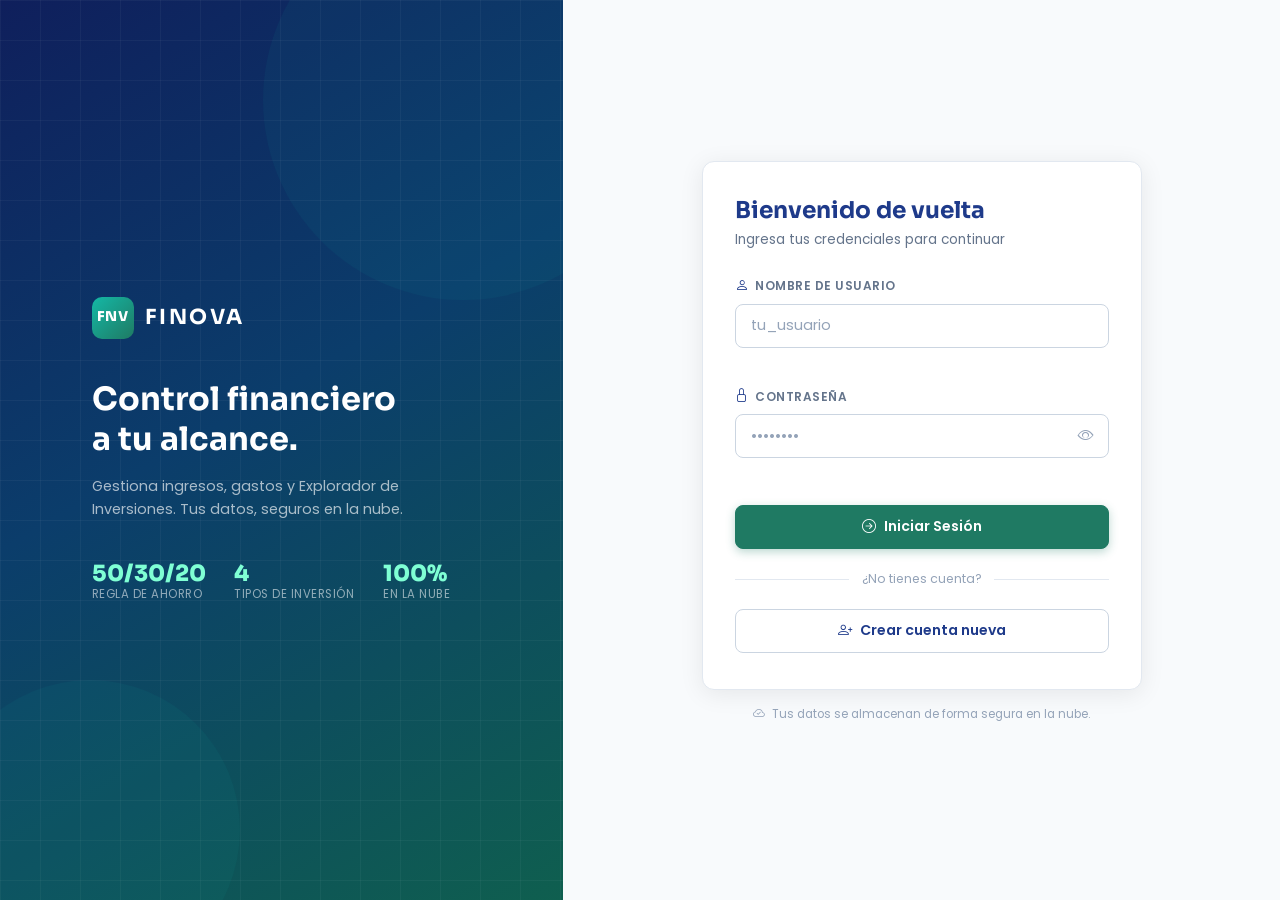
<file: login.html>
<!DOCTYPE html>
<html lang="es">
<head>
  <meta charset="UTF-8"/>
  <meta name="viewport" content="width=device-width, initial-scale=1.0"/>
  <title>FINOVA — Iniciar Sesión</title>
  <link href="https://cdn.jsdelivr.net/npm/bootstrap@5.3.3/dist/css/bootstrap.min.css" rel="stylesheet"/>
  <link href="https://cdn.jsdelivr.net/npm/bootstrap-icons@1.11.3/font/bootstrap-icons.min.css" rel="stylesheet"/>
  <link href="https://fonts.googleapis.com/css2?family=Sora:wght@400;600;700;800&family=Poppins:wght@300;400;500;600&display=swap" rel="stylesheet"/>
  <link rel="stylesheet" href="auth.css"/>
</head>
<body class="auth-body">

  <div class="auth-split">

    <!-- Panel izquierdo -->
    <div class="auth-panel-left d-none d-lg-flex">
      <div class="panel-left-inner">
        <div class="panel-brand">
          <span class="brand-mark">FNV</span>
          <span class="brand-name">FINOVA</span>
        </div>
        <h2 class="panel-headline">Control financiero<br>a tu alcance.</h2>
        <p class="panel-sub">Gestiona ingresos, gastos y Explorador de Inversiones. Tus datos, seguros en la nube.</p>
        <div class="panel-stats">
          <div class="pstat"><span class="pstat-val">50/30/20</span><span class="pstat-lbl">Regla de ahorro</span></div>
          <div class="pstat"><span class="pstat-val">4</span><span class="pstat-lbl">Tipos de inversión</span></div>
          <div class="pstat"><span class="pstat-val">100%</span><span class="pstat-lbl">En la nube</span></div>
        </div>
      </div>
      <div class="panel-grid-overlay"></div>
    </div>

    <!-- Panel derecho -->
    <div class="auth-panel-right">
      <div class="auth-form-wrap">

        <div class="auth-mobile-brand d-flex d-lg-none">
          <span class="brand-mark brand-mark--sm">FNV</span>
          <span class="brand-name brand-name--dark">FINOVA</span>
        </div>

        <div class="auth-card">
          <div class="auth-card-header">
            <h1 class="auth-title">Bienvenido de vuelta</h1>
            <p class="auth-subtitle">Ingresa tus credenciales para continuar</p>
          </div>

          <div class="auth-alert auth-alert--error" id="login-error" style="display:none">
            <i class="bi bi-shield-x"></i>
            <span id="login-error-text">Usuario o contraseña incorrectos.</span>
          </div>
          <div class="auth-alert auth-alert--success" id="login-success" style="display:none">
            <i class="bi bi-check-circle"></i>
            Sesión iniciada correctamente....
          </div>

          <!-- Campo: usuario -->
          <div class="auth-field" id="field-usuario">
            <label class="auth-label" for="inp-usuario">
              <i class="bi bi-person"></i>Nombre de usuario
            </label>
            <input type="text" id="inp-usuario" class="auth-input"
                   placeholder="tu_usuario" autocomplete="username"/>
            <span class="auth-err" id="err-usuario"></span>
          </div>

          <!-- Campo: contraseña -->
          <div class="auth-field" id="field-pass">
            <label class="auth-label" for="inp-pass">
              <i class="bi bi-lock"></i>Contraseña
            </label>
            <div class="auth-input-wrap auth-input-wrap--icon">
              <input type="password" id="inp-pass" class="auth-input"
                     placeholder="••••••••" autocomplete="current-password"/>
              <button type="button" class="auth-eye" id="toggle-pass" tabindex="-1">
                <i class="bi bi-eye" id="eye-pass"></i>
              </button>
            </div>
            <span class="auth-err" id="err-pass"></span>
          </div>

          <button class="auth-btn auth-btn--primary w-100 mt-2" id="btn-login">
            <i class="bi bi-arrow-right-circle me-2"></i>Iniciar Sesión
          </button>

          <div class="auth-divider"><span>¿No tienes cuenta?</span></div>
          <a href="registro.html" class="auth-btn auth-btn--ghost w-100 text-center">
            <i class="bi bi-person-plus me-2"></i>Crear cuenta nueva
          </a>
        </div>

        <p class="auth-legal">
          <i class="bi bi-cloud-check me-1"></i>
          Tus datos se almacenan de forma segura en la nube.
        </p>
      </div>
    </div>
  </div>

  <script src="https://cdn.jsdelivr.net/npm/bootstrap@5.3.3/dist/js/bootstrap.bundle.min.js"></script>
  <script type="module">
    import { iniciarSesion, obtenerSesion } from './supabase.js';

    /* Redirigir si ya hay sesión activa */
    if (obtenerSesion()) window.location.replace('index.html');

    /* Toggle contraseña */
    document.getElementById('toggle-pass').addEventListener('click', () => {
      const inp = document.getElementById('inp-pass');
      const ico = document.getElementById('eye-pass');
      inp.type = inp.type === 'password' ? 'text' : 'password';
      ico.className = inp.type === 'password' ? 'bi bi-eye' : 'bi bi-eye-slash';
    });

    /* Limpiar errores al escribir */
    ['usuario', 'pass'].forEach(id => {
      document.getElementById('inp-' + id).addEventListener('input', () => {
        document.getElementById('err-' + id).textContent = '';
        document.getElementById('field-' + id).classList.remove('auth-field--error');
        document.getElementById('login-error').style.display = 'none';
      });
    });

    function setErr(id, msg) {
      document.getElementById('err-' + id).textContent = msg;
      document.getElementById('field-' + id).classList.add('auth-field--error');
    }

    /* Login */
    async function doLogin() {
      const usuario = document.getElementById('inp-usuario').value.trim();
      const pass    = document.getElementById('inp-pass').value;
      let ok = true;

      if (!usuario) { setErr('usuario', 'El nombre de usuario es obligatorio.'); ok = false; }
      if (!pass)    { setErr('pass',    'La contraseña es obligatoria.'); ok = false; }
      if (!ok) return;

      const btn = document.getElementById('btn-login');
      btn.disabled = true;
      btn.innerHTML = '<span class="spinner-border spinner-border-sm me-2" role="status"></span>Verificando...';

      try {
        await iniciarSesion({ usuario, contrasena: pass });
        document.getElementById('login-success').style.display = 'flex';
        document.getElementById('login-error').style.display   = 'none';
        setTimeout(() => window.location.href = 'index.html', 900);
      } catch (err) {
        document.getElementById('login-error-text').textContent = err.message || 'Error al iniciar sesión.';
        document.getElementById('login-error').style.display   = 'flex';
        btn.disabled = false;
        btn.innerHTML = '<i class="bi bi-arrow-right-circle me-2"></i>Iniciar Sesión';
      }
    }

    document.getElementById('btn-login').addEventListener('click', doLogin);
    document.addEventListener('keydown', e => { if (e.key === 'Enter') doLogin(); });
  </script>
</body>
</html>
</file>
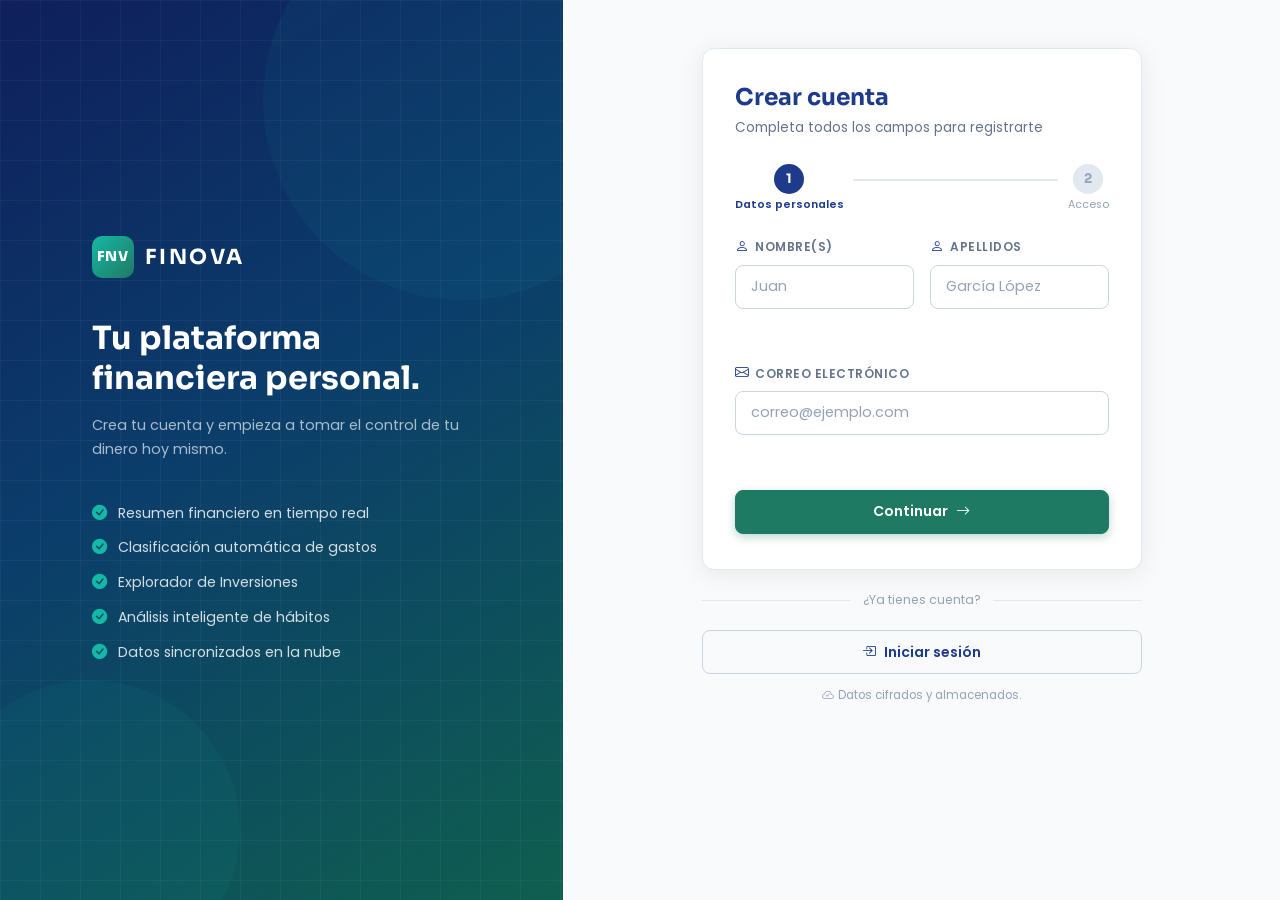
<file: registro.html>
<!DOCTYPE html>
<html lang="es">
<head>
  <meta charset="UTF-8"/>
  <meta name="viewport" content="width=device-width, initial-scale=1.0"/>
  <title>FINOVA — Crear Cuenta</title>
  <link href="https://cdn.jsdelivr.net/npm/bootstrap@5.3.3/dist/css/bootstrap.min.css" rel="stylesheet"/>
  <link href="https://cdn.jsdelivr.net/npm/bootstrap-icons@1.11.3/font/bootstrap-icons.min.css" rel="stylesheet"/>
  <link href="https://fonts.googleapis.com/css2?family=Sora:wght@400;600;700;800&family=Poppins:wght@300;400;500;600&display=swap" rel="stylesheet"/>
  <link rel="stylesheet" href="auth.css"/>
</head>
<body class="auth-body">

  <div class="auth-split auth-split--register">

    <!-- Panel izquierdo -->
    <div class="auth-panel-left d-none d-lg-flex">
      <div class="panel-left-inner">
        <div class="panel-brand">
          <span class="brand-mark">FNV</span>
          <span class="brand-name">FINOVA</span>
        </div>
        <h2 class="panel-headline">Tu plataforma<br>financiera personal.</h2>
        <p class="panel-sub">Crea tu cuenta y empieza a tomar el control de tu dinero hoy mismo.</p>
        <ul class="panel-features">
          <li><i class="bi bi-check-circle-fill"></i>Resumen financiero en tiempo real</li>
          <li><i class="bi bi-check-circle-fill"></i>Clasificación automática de gastos</li>
          <li><i class="bi bi-check-circle-fill"></i>Explorador de Inversiones</li>
          <li><i class="bi bi-check-circle-fill"></i>Análisis inteligente de hábitos</li>
          <li><i class="bi bi-check-circle-fill"></i>Datos sincronizados en la nube</li>
        </ul>
      </div>
      <div class="panel-grid-overlay"></div>
    </div>

    <!-- Panel derecho -->
    <div class="auth-panel-right auth-panel-right--scroll">
      <div class="auth-form-wrap">

        <div class="auth-mobile-brand d-flex d-lg-none">
          <span class="brand-mark brand-mark--sm">FNV</span>
          <span class="brand-name brand-name--dark">FINOVA</span>
        </div>

        <div class="auth-card">
          <div class="auth-card-header">
            <h1 class="auth-title">Crear cuenta</h1>
            <p class="auth-subtitle">Completa todos los campos para registrarte</p>
          </div>

          <!-- Alertas -->
          <div class="auth-alert auth-alert--error" id="reg-error" style="display:none">
            <i class="bi bi-exclamation-triangle"></i>
            <span id="reg-error-text">Corrige los errores antes de continuar.</span>
          </div>
          <div class="auth-alert auth-alert--success" id="reg-success" style="display:none">
            <i class="bi bi-check-circle"></i>
            Cuenta creada correctamente....
          </div>

          <!-- Indicador de pasos -->
          <div class="reg-steps mb-4">
            <div class="reg-step reg-step--active" id="dot-1"><span>1</span><small>Datos personales</small></div>
            <div class="reg-step-line"></div>
            <div class="reg-step" id="dot-2"><span>2</span><small>Acceso</small></div>
          </div>

          <!-- Paso 1: Datos personales -->
          <div id="step-1">
            <div class="row g-3">
              <div class="col-sm-6">
                <div class="auth-field" id="field-nombre">
                  <label class="auth-label" for="inp-nombre">
                    <i class="bi bi-person"></i>Nombre(s) <span class="req"></span>
                  </label>
                  <input type="text" id="inp-nombre" class="auth-input" placeholder="Juan"/>
                  <span class="auth-err" id="err-nombre"></span>
                </div>
              </div>
              <div class="col-sm-6">
                <div class="auth-field" id="field-apellidos">
                  <label class="auth-label" for="inp-apellidos">
                    <i class="bi bi-person"></i>Apellidos <span class="req"></span>
                  </label>
                  <input type="text" id="inp-apellidos" class="auth-input" placeholder="García López"/>
                  <span class="auth-err" id="err-apellidos"></span>
                </div>
              </div>
              <div class="col-12">
                <div class="auth-field" id="field-correo">
                  <label class="auth-label" for="inp-correo">
                    <i class="bi bi-envelope"></i>Correo electrónico <span class="req"></span>
                  </label>
                  <input type="email" id="inp-correo" class="auth-input"
                         placeholder="correo@ejemplo.com" autocomplete="email"/>
                  <span class="auth-err" id="err-correo"></span>
                </div>
              </div>
            </div>
            <button class="auth-btn auth-btn--primary w-100 mt-3" id="btn-next">
              Continuar <i class="bi bi-arrow-right ms-2"></i>
            </button>
          </div>

          <!-- Paso 2: Credenciales -->
          <div id="step-2" style="display:none">

            <div class="auth-field" id="field-usuario">
              <label class="auth-label" for="inp-usuario">
                <i class="bi bi-at"></i>Nombre de usuario <span class="req"></span>
              </label>
              <div class="auth-input-wrap auth-input-wrap--icon">
                <input type="text" id="inp-usuario" class="auth-input"
                       placeholder="mi_usuario_123" autocomplete="username"/>
                <span class="auth-input-status" id="user-status"></span>
              </div>
              <span class="auth-err" id="err-usuario"></span>
              <span class="auth-hint">Solo letras, números y guiones bajos.</span>
            </div>

            <div class="auth-field" id="field-pass">
              <label class="auth-label" for="inp-pass">
                <i class="bi bi-lock"></i>Contraseña <span class="req"></span>
              </label>
              <div class="auth-input-wrap auth-input-wrap--icon">
                <input type="password" id="inp-pass" class="auth-input"
                       placeholder="••••••••" autocomplete="new-password"/>
                <button type="button" class="auth-eye" id="toggle-pass" tabindex="-1">
                  <i class="bi bi-eye" id="eye-pass"></i>
                </button>
              </div>
              <span class="auth-err" id="err-pass"></span>

              <!-- Fortaleza de contraseña -->
              <div class="pass-strength mt-2" id="strength-wrap" style="display:none">
                <div class="pass-strength-bar">
                  <div class="pass-strength-fill" id="strength-fill"></div>
                </div>
                <span class="pass-strength-lbl" id="strength-lbl"></span>
              </div>
              <div class="pass-rules mt-2">
                <span class="prule" id="r-len">   <i class="bi bi-circle"></i>Mínimo 6 caracteres</span>
                <span class="prule" id="r-letter"><i class="bi bi-circle"></i>Al menos una letra</span>
                <span class="prule" id="r-num">   <i class="bi bi-circle"></i>Al menos un número</span>
              </div>
            </div>

            <div class="auth-field" id="field-pass2">
              <label class="auth-label" for="inp-pass2">
                <i class="bi bi-lock-fill"></i>Confirmar contraseña <span class="req"></span>
              </label>
              <div class="auth-input-wrap auth-input-wrap--icon">
                <input type="password" id="inp-pass2" class="auth-input"
                       placeholder="••••••••" autocomplete="new-password"/>
                <button type="button" class="auth-eye" id="toggle-pass2" tabindex="-1">
                  <i class="bi bi-eye" id="eye-pass2"></i>
                </button>
              </div>
              <span class="auth-err" id="err-pass2"></span>
            </div>

            <div class="d-flex gap-2 mt-3">
              <button class="auth-btn auth-btn--ghost flex-shrink-0" id="btn-back">
                <i class="bi bi-arrow-left me-1"></i>Atrás
              </button>
              <button class="auth-btn auth-btn--primary flex-grow-1" id="btn-register">
                <i class="bi bi-person-check me-2"></i>Crear Cuenta
              </button>
            </div>
          </div>
        </div>

        <div style="max-width:440px;margin:0 auto">
          <div class="auth-divider"><span>¿Ya tienes cuenta?</span></div>
          <a href="login.html" class="auth-btn auth-btn--ghost w-100 text-center">
            <i class="bi bi-box-arrow-in-right me-2"></i>Iniciar sesión
          </a>
          <p class="auth-legal">
            <i class="bi bi-cloud-check me-1"></i>Datos cifrados y almacenados.
          </p>
        </div>
      </div>
    </div>
  </div>

  <script src="https://cdn.jsdelivr.net/npm/bootstrap@5.3.3/dist/js/bootstrap.bundle.min.js"></script>
  <script type="module">
    import { registrarUsuario, obtenerSesion, usuarioDisponible } from './supabase.js';

    /* Redirigir si ya hay sesión */
    if (obtenerSesion()) window.location.replace('index.html');

    /* ── Constantes de validación ── */
    const RE_LETRAS  = /^[A-Za-záéíóúÁÉÍÓÚñÑ\s'-]+$/;
    const RE_EMAIL   = /^[^\s@]+@[^\s@]+\.[^\s@]+$/;
    const RE_USUARIO = /^[a-zA-Z0-9_]+$/;

    /* ── Helpers ── */
    function setErr(fieldId, errId, msg) {
      const f = document.getElementById('field-' + fieldId);
      const inp = document.getElementById('inp-' + fieldId);
      f.classList.toggle('auth-field--error', !!msg);
      f.classList.toggle('auth-field--ok', !msg && inp && inp.value.trim() !== '');
      document.getElementById('err-' + errId).textContent = msg;
    }

    function setupToggle(btnId, inpId, icoId) {
      document.getElementById(btnId).addEventListener('click', () => {
        const inp = document.getElementById(inpId);
        const ico = document.getElementById(icoId);
        inp.type = inp.type === 'password' ? 'text' : 'password';
        ico.className = inp.type === 'password' ? 'bi bi-eye' : 'bi bi-eye-slash';
      });
    }
    setupToggle('toggle-pass',  'inp-pass',  'eye-pass');
    setupToggle('toggle-pass2', 'inp-pass2', 'eye-pass2');

    /* ── Fortaleza de contraseña ── */
    document.getElementById('inp-pass').addEventListener('input', function () {
      const v = this.value;
      const hasLen    = v.length >= 6;
      const hasLetter = /[a-zA-Z]/.test(v);
      const hasNum    = /[0-9]/.test(v);

      [['r-len', hasLen], ['r-letter', hasLetter], ['r-num', hasNum]].forEach(([id, ok]) => {
        const el = document.getElementById(id);
        el.className = 'prule ' + (ok ? 'prule--ok' : '');
        el.querySelector('i').className = ok ? 'bi bi-check-circle-fill' : 'bi bi-circle';
      });

      const wrap = document.getElementById('strength-wrap');
      if (!v) { wrap.style.display = 'none'; return; }
      wrap.style.display = 'flex';
      const score = [hasLen, hasLetter, hasNum, v.length >= 10, /[^a-zA-Z0-9]/.test(v)].filter(Boolean).length;
      const lvls  = [
        { w:'20%', bg:'#DC2626', t:'Muy débil'  },
        { w:'40%', bg:'#EA580C', t:'Débil'       },
        { w:'60%', bg:'#D97706', t:'Aceptable'   },
        { w:'80%', bg:'#16A34A', t:'Fuerte'      },
        { w:'100%',bg:'#047857', t:'Muy fuerte'  },
      ];
      const l = lvls[Math.min(score - 1, 4)] || lvls[0];
      Object.assign(document.getElementById('strength-fill').style, { width: l.w, background: l.bg });
      const lbl = document.getElementById('strength-lbl');
      lbl.textContent = l.t; lbl.style.color = l.bg;
    });

    /* ── Verificar disponibilidad de usuario ── */
    let userTimer = null;
    document.getElementById('inp-usuario').addEventListener('input', function () {
      const v = this.value.trim();
      const icon = document.getElementById('user-status');
      clearTimeout(userTimer);
      if (!v) { icon.innerHTML = ''; return; }
      if (!RE_USUARIO.test(v)) {
        icon.innerHTML = '<i class="bi bi-x-circle-fill" style="color:#DC2626"></i>';
        return;
      }
      icon.innerHTML = '<span class="spinner-border spinner-border-sm" style="width:.85rem;height:.85rem;border-width:2px;color:#64748B"></span>';
      userTimer = setTimeout(async () => {
        const libre = await usuarioDisponible(v);
        icon.innerHTML = libre
          ? '<i class="bi bi-check-circle-fill" style="color:#1F7A63"></i>'
          : '<i class="bi bi-x-circle-fill" style="color:#DC2626"></i>';
        setErr('usuario', 'usuario', libre ? '' : 'Este nombre de usuario ya está en uso.');
      }, 600);
    });

    /* ── Paso 1: validar datos personales ── */
    document.getElementById('btn-next').addEventListener('click', () => {
      const nombre    = document.getElementById('inp-nombre').value.trim();
      const apellidos = document.getElementById('inp-apellidos').value.trim();
      const correo    = document.getElementById('inp-correo').value.trim();
      let ok = true;

      if (!nombre)                        { setErr('nombre',    'nombre',    'El nombre es obligatorio.');                           ok = false; }
      else if (!RE_LETRAS.test(nombre))   { setErr('nombre',    'nombre',    'El nombre no debe contener números.');                  ok = false; }
      else                                { setErr('nombre',    'nombre',    ''); }

      if (!apellidos)                       { setErr('apellidos', 'apellidos', 'Los apellidos son obligatorios.');                      ok = false; }
      else if (!RE_LETRAS.test(apellidos))  { setErr('apellidos', 'apellidos', 'Los apellidos no deben contener números.');             ok = false; }
      else                                  { setErr('apellidos', 'apellidos', ''); }

      if (!correo)                        { setErr('correo',    'correo',    'El correo es obligatorio.');                            ok = false; }
      else if (!RE_EMAIL.test(correo))    { setErr('correo',    'correo',    'Formato inválido (ej: usuario@email.com).');             ok = false; }
      else                                { setErr('correo',    'correo',    ''); }

      if (!ok) { document.getElementById('reg-error').style.display = 'flex'; return; }
      document.getElementById('reg-error').style.display = 'none';

      document.getElementById('step-1').style.display = 'none';
      document.getElementById('step-2').style.display = 'block';
      document.getElementById('dot-1').classList.remove('reg-step--active');
      document.getElementById('dot-1').classList.add('reg-step--done');
      document.getElementById('dot-2').classList.add('reg-step--active');
    });

    document.getElementById('btn-back').addEventListener('click', () => {
      document.getElementById('step-2').style.display = 'none';
      document.getElementById('step-1').style.display = 'block';
      document.getElementById('dot-2').classList.remove('reg-step--active');
      document.getElementById('dot-1').classList.remove('reg-step--done');
      document.getElementById('dot-1').classList.add('reg-step--active');
    });

    /* ── Paso 2: registrar ── */
    document.getElementById('btn-register').addEventListener('click', async () => {
      const usuario = document.getElementById('inp-usuario').value.trim();
      const pass    = document.getElementById('inp-pass').value;
      const pass2   = document.getElementById('inp-pass2').value;
      let ok = true;

      if (!usuario)                       { setErr('usuario', 'usuario', 'El nombre de usuario es obligatorio.');      ok = false; }
      else if (!RE_USUARIO.test(usuario)) { setErr('usuario', 'usuario', 'Solo letras, números y guiones bajos.');     ok = false; }
      else                                { setErr('usuario', 'usuario', ''); }

      if (!pass)                          { setErr('pass',  'pass',  'La contraseña es obligatoria.');                 ok = false; }
      else if (pass.length < 6)           { setErr('pass',  'pass',  'Mínimo 6 caracteres.');                          ok = false; }
      else if (!/[a-zA-Z]/.test(pass))    { setErr('pass',  'pass',  'Debe contener al menos una letra.');             ok = false; }
      else if (!/[0-9]/.test(pass))       { setErr('pass',  'pass',  'Debe contener al menos un número.');             ok = false; }
      else                                { setErr('pass',  'pass',  ''); }

      if (!pass2)                         { setErr('pass2', 'pass2', 'Confirma tu contraseña.');                       ok = false; }
      else if (pass !== pass2)            { setErr('pass2', 'pass2', 'Las contraseñas no coinciden.');                 ok = false; }
      else                                { setErr('pass2', 'pass2', ''); }

      if (!ok) { document.getElementById('reg-error').style.display = 'flex'; return; }
      document.getElementById('reg-error').style.display = 'none';

      const btn = document.getElementById('btn-register');
      btn.disabled = true;
      btn.innerHTML = '<span class="spinner-border spinner-border-sm me-2" role="status"></span>Creando cuenta...';

      try {
        const nombre    = document.getElementById('inp-nombre').value.trim();
        const apellidos = document.getElementById('inp-apellidos').value.trim();
        const correo    = document.getElementById('inp-correo').value.trim();

        await registrarUsuario({ nombre, apellidos, correo, usuario, contrasena: pass });

        document.getElementById('reg-success').style.display = 'flex';
        document.getElementById('btn-back').disabled = true;
        btn.innerHTML = '<i class="bi bi-check-circle me-2"></i>Cuenta creada';

        setTimeout(() => window.location.href = 'login.html', 2000);

      } catch (err) {
        let msg = err.message || 'Error al crear la cuenta. Intenta de nuevo.';
        document.getElementById('reg-error-text').textContent = msg;
        document.getElementById('reg-error').style.display = 'flex';
        btn.disabled = false;
        btn.innerHTML = '<i class="bi bi-person-check me-2"></i>Crear Cuenta';
      }
    });
  </script>
</body>
</html>
</file>
<file: auth.css>
/* ═══════════════════════════════════════════════
   FINOVA — auth.css
   Authentication Pages: Login & Registro
   Sora (display) + Poppins (body)
   ═══════════════════════════════════════════════ */

:root {
  --c-green:      #1F7A63;
  --c-green-dk:   #16624F;
  --c-green-lt:   #D1FAF0;
  --c-teal:       #14B8A6;
  --c-blue:       #1E3A8A;
  --c-blue-dk:    #162C6B;
  --c-blue-md:    #3B82F6;
  --c-blue-lt:    #EFF6FF;
  --c-red:        #DC2626;
  --c-red-lt:     #FEF2F2;
  --c-amber:      #D97706;
  --c-bg:         #F8FAFC;
  --c-border:     #CBD5E1;
  --c-border-lt:  #E2E8F0;
  --c-text:       #1F2933;
  --c-text-sec:   #64748B;
  --c-text-muted: #94A3B8;
  --c-panel:      #0F1F5C;
  --radius:       12px;
  --radius-sm:    8px;
  --shadow:       0 4px 24px rgba(0,0,0,.08);
  --shadow-lg:    0 12px 48px rgba(0,0,0,.14);
  --t:            .2s ease;
}

/* ── Base ───────────────────────────────────── */
*, *::before, *::after { box-sizing: border-box; margin: 0; padding: 0; }
html, body { height: 100%; }

.auth-body {
  font-family: 'Poppins', sans-serif;
  background: var(--c-bg);
  color: var(--c-text);
  -webkit-font-smoothing: antialiased;
  min-height: 100vh;
}

h1,h2,h3,h4,h5,h6 { font-family: 'Sora', sans-serif; }

/* ── Split Layout ───────────────────────────── */
.auth-split {
  display: flex;
  min-height: 100vh;
}

/* Left panel */
.auth-panel-left {
  width: 44%;
  flex-shrink: 0;
  background: linear-gradient(150deg, var(--c-panel) 0%, #0B3D6B 45%, #0F5F4F 100%);
  display: flex;
  align-items: center;
  justify-content: center;
  position: relative;
  overflow: hidden;
  padding: 3rem;
}

/* Subtle grid overlay */
.panel-grid-overlay {
  position: absolute;
  inset: 0;
  background-image:
    linear-gradient(rgba(255,255,255,.04) 1px, transparent 1px),
    linear-gradient(90deg, rgba(255,255,255,.04) 1px, transparent 1px);
  background-size: 40px 40px;
  pointer-events: none;
}

/* Decorative circles */
.auth-panel-left::before,
.auth-panel-left::after {
  content: '';
  position: absolute;
  border-radius: 50%;
  opacity: .06;
  background: var(--c-teal);
}
.auth-panel-left::before { width: 400px; height: 400px; top: -100px; right: -100px; }
.auth-panel-left::after  { width: 300px; height: 300px; bottom: -80px; left: -60px; }

.panel-left-inner {
  position: relative;
  z-index: 1;
  max-width: 380px;
}

.panel-brand {
  display: flex;
  align-items: center;
  gap: .7rem;
  margin-bottom: 2.5rem;
}

.brand-mark {
  width: 42px; height: 42px;
  background: linear-gradient(135deg, var(--c-teal), var(--c-green));
  border-radius: 10px;
  display: flex; align-items: center; justify-content: center;
  font-family: 'Sora', sans-serif;
  font-size: .85rem;
  font-weight: 800;
  color: #fff;
  letter-spacing: .5px;
  flex-shrink: 0;
}
.brand-mark--sm { width: 32px; height: 32px; font-size: .72rem; border-radius: 8px; }

.brand-name {
  font-family: 'Sora', sans-serif;
  font-weight: 700;
  font-size: 1.3rem;
  color: #fff;
  letter-spacing: 2.5px;
}
.brand-name--dark { color: var(--c-panel); }

.panel-headline {
  font-family: 'Sora', sans-serif;
  font-size: clamp(1.6rem, 2.5vw, 2.1rem);
  font-weight: 700;
  color: #fff;
  line-height: 1.25;
  margin-bottom: 1rem;
}

.panel-sub {
  font-size: .9rem;
  color: rgba(255,255,255,.65);
  line-height: 1.65;
  margin-bottom: 2.5rem;
}

.panel-stats {
  display: flex;
  gap: 1.8rem;
  flex-wrap: wrap;
}
.pstat { display: flex; flex-direction: column; gap: .1rem; }
.pstat-val {
  font-family: 'Sora', sans-serif;
  font-size: 1.4rem;
  font-weight: 800;
  color: #7FFFD4;
  line-height: 1;
}
.pstat-lbl { font-size: .72rem; color: rgba(255,255,255,.55); text-transform: uppercase; letter-spacing: .5px; }

.panel-features {
  list-style: none;
  padding: 0; margin: 0;
  display: flex;
  flex-direction: column;
  gap: .75rem;
}
.panel-features li {
  display: flex;
  align-items: center;
  gap: .7rem;
  font-size: .88rem;
  color: rgba(255,255,255,.82);
}
.panel-features li i {
  color: var(--c-teal);
  font-size: .95rem;
  flex-shrink: 0;
}

/* Right panel */
.auth-panel-right {
  flex: 1;
  display: flex;
  align-items: center;
  justify-content: center;
  padding: 2.5rem 1.5rem;
  background: var(--c-bg);
}
.auth-panel-right--scroll {
  align-items: flex-start;
  padding-top: 3rem;
  padding-bottom: 3rem;
}

.auth-form-wrap {
  width: 100%;
  max-width: 440px;
}

.auth-mobile-brand {
  align-items: center;
  gap: .6rem;
  margin-bottom: 1.8rem;
  justify-content: center;
}

/* ── Auth Card ──────────────────────────────── */
.auth-card {
  background: #fff;
  border-radius: var(--radius);
  box-shadow: var(--shadow);
  border: 1px solid var(--c-border-lt);
  padding: 2.2rem 2rem;
  margin-bottom: 1rem;
}

.auth-card-header { margin-bottom: 1.6rem; }
.auth-title    { font-family: 'Sora', sans-serif; font-size: 1.45rem; font-weight: 700; color: var(--c-blue); margin-bottom: .35rem; }
.auth-subtitle { font-size: .85rem; color: var(--c-text-sec); margin: 0; }

/* ── Alerts ─────────────────────────────────── */
.auth-alert {
  display: flex;
  align-items: flex-start;
  gap: .5rem;
  padding: .75rem 1rem;
  border-radius: var(--radius-sm);
  font-size: .85rem;
  margin-bottom: 1.2rem;
  line-height: 1.5;
}
.auth-alert i { flex-shrink: 0; margin-top: .1rem; }
.auth-alert--error   { background: var(--c-red-lt); border: 1px solid #FECACA; color: #7F1D1D; }
.auth-alert--error i { color: var(--c-red); }
.auth-alert--success { background: #F0FFF8; border: 1px solid #6EE7B7; color: #064E3B; }
.auth-alert--success i { color: var(--c-teal); }

/* ── Form Fields ────────────────────────────── */
.auth-field { margin-bottom: 1.1rem; }

.auth-label {
  display: flex;
  align-items: center;
  gap: .4rem;
  font-size: .75rem;
  font-weight: 600;
  color: var(--c-text-sec);
  text-transform: uppercase;
  letter-spacing: .5px;
  margin-bottom: .45rem;
}
.auth-label i { font-size: .85rem; color: var(--c-blue); }
.req { color: var(--c-red); font-size: .8rem; }

.auth-input-wrap { position: relative; }
.auth-input-wrap--icon .auth-input { padding-right: 2.6rem; }

.auth-input {
  width: 100%;
  padding: .65rem .95rem;
  border: 1.5px solid var(--c-border);
  border-radius: var(--radius-sm);
  font-family: 'Poppins', sans-serif;
  font-size: .9rem;
  color: var(--c-text);
  background: #fff;
  transition: border-color var(--t), box-shadow var(--t);
  outline: none;
}
.auth-input:focus {
  border-color: var(--c-green);
  box-shadow: 0 0 0 3px rgba(31,122,99,.12);
}
.auth-input::placeholder { color: var(--c-text-muted); }

/* Field states */
.auth-field--error .auth-input  { border-color: var(--c-red); }
.auth-field--error .auth-input:focus { box-shadow: 0 0 0 3px rgba(220,38,38,.1); }
.auth-field--ok .auth-input     { border-color: var(--c-teal); }

.auth-eye {
  position: absolute;
  right: .7rem; top: 50%;
  transform: translateY(-50%);
  background: none; border: none;
  color: var(--c-text-muted); cursor: pointer;
  padding: .2rem; line-height: 1;
  transition: color var(--t);
}
.auth-eye:hover { color: var(--c-text); }

.auth-input-status {
  position: absolute;
  right: .7rem; top: 50%;
  transform: translateY(-50%);
  font-size: 1rem;
  line-height: 1;
}

.auth-err  { display: block; font-size: .75rem; color: var(--c-red); margin-top: .3rem; min-height: 1rem; }
.auth-hint { display: block; font-size: .73rem; color: var(--c-text-muted); margin-top: .25rem; }

/* ── Password strength ──────────────────────── */
.pass-strength {
  display: flex;
  align-items: center;
  gap: .6rem;
}
.pass-strength-bar {
  flex: 1;
  height: 5px;
  background: var(--c-border-lt);
  border-radius: 5px;
  overflow: hidden;
}
.pass-strength-fill {
  height: 100%;
  border-radius: 5px;
  transition: width .3s ease, background .3s ease;
  width: 0%;
}
.pass-strength-lbl { font-size: .72rem; font-weight: 600; white-space: nowrap; min-width: 65px; text-align: right; }

.pass-rules {
  display: flex;
  flex-direction: column;
  gap: .25rem;
}
.prule {
  display: flex;
  align-items: center;
  gap: .4rem;
  font-size: .75rem;
  color: var(--c-text-muted);
  transition: color var(--t);
}
.prule i { font-size: .75rem; }
.prule--ok { color: var(--c-green); }
.prule--ok i { color: var(--c-green); }

/* ── Registration steps ─────────────────────── */
.reg-steps {
  display: flex;
  align-items: center;
  gap: 0;
}
.reg-step {
  display: flex;
  flex-direction: column;
  align-items: center;
  gap: .2rem;
  cursor: default;
}
.reg-step span {
  width: 30px; height: 30px;
  border-radius: 50%;
  background: var(--c-border-lt);
  color: var(--c-text-muted);
  display: flex; align-items: center; justify-content: center;
  font-family: 'Sora', sans-serif;
  font-size: .82rem;
  font-weight: 700;
  transition: all var(--t);
}
.reg-step small { font-size: .68rem; color: var(--c-text-muted); white-space: nowrap; }
.reg-step--active span { background: var(--c-blue); color: #fff; }
.reg-step--active small { color: var(--c-blue); font-weight: 600; }
.reg-step--done span { background: var(--c-teal); color: #fff; }
.reg-step--done small { color: var(--c-teal); }

.reg-step-line {
  flex: 1;
  height: 2px;
  background: var(--c-border-lt);
  margin: 0 .6rem;
  margin-bottom: 1.1rem;
}

/* ── Buttons ────────────────────────────────── */
.auth-btn {
  display: inline-flex;
  align-items: center;
  justify-content: center;
  padding: .7rem 1.4rem;
  border-radius: var(--radius-sm);
  font-family: 'Poppins', sans-serif;
  font-size: .88rem;
  font-weight: 600;
  cursor: pointer;
  transition: background var(--t), transform var(--t), box-shadow var(--t), border-color var(--t);
  text-decoration: none;
  border: 1.5px solid transparent;
  line-height: 1.4;
}
.auth-btn--primary {
  background: var(--c-green);
  color: #fff;
  border-color: var(--c-green);
  box-shadow: 0 3px 10px rgba(31,122,99,.3);
}
.auth-btn--primary:hover:not(:disabled) { background: var(--c-green-dk); border-color: var(--c-green-dk); transform: translateY(-1px); box-shadow: 0 5px 16px rgba(31,122,99,.35); color: #fff; }
.auth-btn--primary:disabled { opacity: .65; cursor: not-allowed; }

.auth-btn--ghost {
  background: transparent;
  color: var(--c-blue);
  border-color: var(--c-border);
}
.auth-btn--ghost:hover { background: var(--c-blue-lt); border-color: var(--c-blue-md); color: var(--c-blue); }

/* ── Divider ────────────────────────────────── */
.auth-divider {
  display: flex;
  align-items: center;
  gap: .8rem;
  margin: 1.3rem 0;
  color: var(--c-text-muted);
  font-size: .78rem;
}
.auth-divider::before,
.auth-divider::after { content: ''; flex: 1; height: 1px; background: var(--c-border-lt); }

/* ── Legal note ─────────────────────────────── */
.auth-legal {
  text-align: center;
  font-size: .72rem;
  color: var(--c-text-muted);
  margin-top: .8rem;
  line-height: 1.55;
  padding: 0 .5rem;
}

/* ── Responsive ─────────────────────────────── */
@media (max-width: 992px) {
  .auth-panel-right { padding: 2rem 1.2rem; }
}
@media (max-width: 576px) {
  .auth-card { padding: 1.6rem 1.3rem; }
  .auth-panel-right { padding: 1.5rem 1rem; }
  .auth-panel-right--scroll { padding: 1.5rem 1rem 2rem; }
}
</file>
